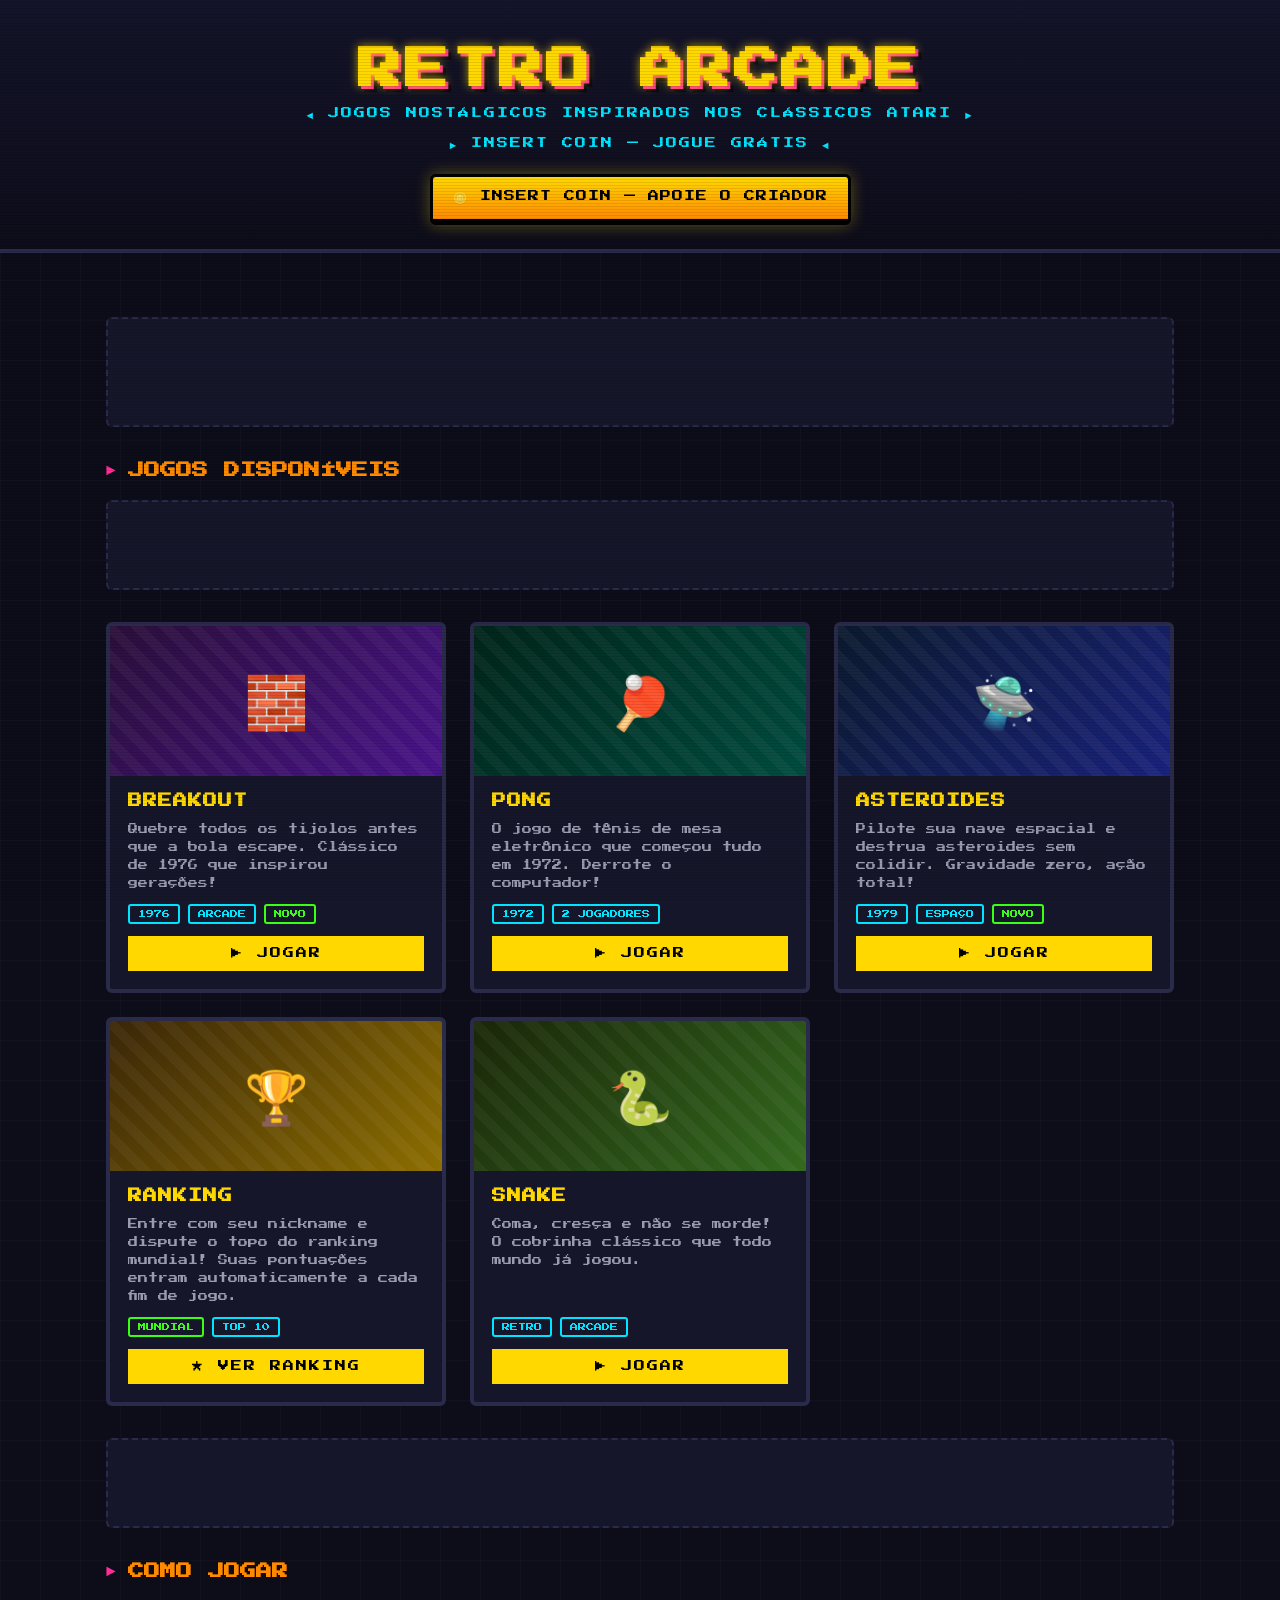
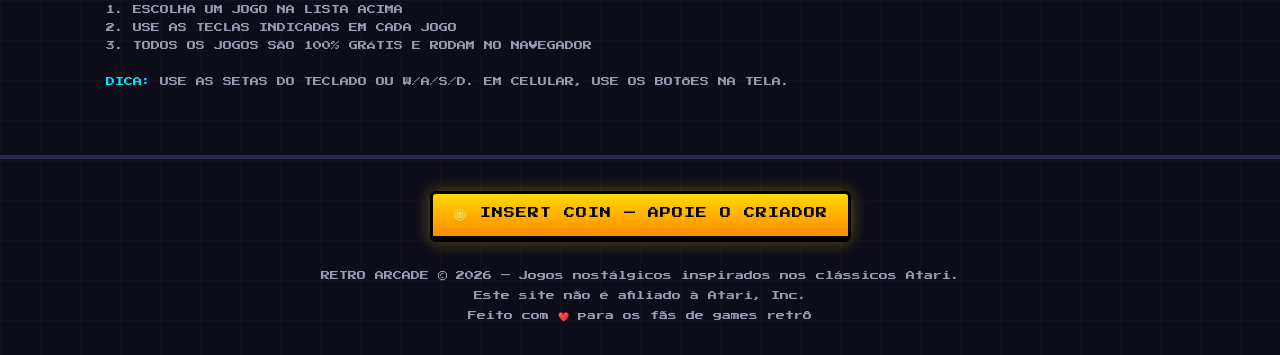
<file: index.html>
<!DOCTYPE html>
<html lang="pt-BR">
<head>
  <meta charset="UTF-8">
  <meta name="viewport" content="width=device-width, initial-scale=1.0">
  <title>RETRO ARCADE — Jogos Clássicos Nostálgicos Grátis Online</title>
  <meta name="description" content="Jogue grátis os melhores jogos nostálgicos inspirados nos clássicos Atari: Breakout, Pong, Asteroides e mais. Sem cadastro, direto no navegador.">
  <link rel="preconnect" href="https://fonts.googleapis.com">
  <link rel="preconnect" href="https://fonts.gstatic.com" crossorigin>
  <link href="https://fonts.googleapis.com/css2?family=Press+Start+2P&display=swap" rel="stylesheet">
  <link rel="stylesheet" href="css/style.css">

  <!-- ============ GOOGLE ADSENSE ============
       Troque "ca-pub-XXXXXXXXXXXXXXXX" pelo seu ID de editor do AdSense. -->
  <script async src="https://pagead2.googlesyndication.com/pagead/js/adsbygoogle.js?client=ca-pub-XXXXXXXXXXXXXXXX" crossorigin="anonymous"></script>
</head>
<body>

  <header>
    <h1 class="logo">RETRO ARCADE</h1>
    <p class="tagline">◄ JOGOS NOSTÁLGICOS INSPIRADOS NOS CLÁSSICOS ATARI ►</p>
    <p class="tagline blink">► INSERT COIN — JOGUE GRÁTIS ◄</p>
    <p style="margin-top:22px">
      <button class="btn-coin" id="btnCoinMenu">🪙 INSERT COIN — APOIE O CRIADOR</button>
    </p>
  </header>

  <main>

    <!-- Anúncio leaderboard (topo) -->
    <div class="ad-slot">
      <ins class="adsbygoogle"
           style="display:block"
           data-ad-client="ca-pub-XXXXXXXXXXXXXXXX"
           data-ad-slot="1111111111"
           data-ad-format="auto"
           data-full-width-responsive="true"></ins>
      <script>(adsbygoogle = window.adsbygoogle || []).push({});</script>
    </div>

    <h2 class="section-title">JOGOS DISPONÍVEIS</h2>

    <div class="ad-slot inline" style="margin-top:0">
      <ins class="adsbygoogle"
           style="display:block"
           data-ad-client="ca-pub-XXXXXXXXXXXXXXXX"
           data-ad-slot="8888888888"
           data-ad-format="auto"
           data-full-width-responsive="true"></ins>
      <script>(adsbygoogle = window.adsbygoogle || []).push({});</script>
    </div>

    <div class="game-grid">

      <article class="card">
        <div class="thumb thumb-breakout">🧱</div>
        <div class="info">
          <h3>BREAKOUT</h3>
          <p>Quebre todos os tijolos antes que a bola escape. Clássico de 1976 que inspirou gerações!</p>
          <div class="tags"><span class="tag">1976</span><span class="tag">ARCADE</span><span class="tag novo">NOVO</span></div>
          <a class="btn-play" href="jogos/breakout.html">▶ JOGAR</a>
        </div>
      </article>

      <article class="card">
        <div class="thumb thumb-pong">🏓</div>
        <div class="info">
          <h3>PONG</h3>
          <p>O jogo de tênis de mesa eletrônico que começou tudo em 1972. Derrote o computador!</p>
          <div class="tags"><span class="tag">1972</span><span class="tag">2 JOGADORES</span></div>
          <a class="btn-play" href="jogos/pong.html">▶ JOGAR</a>
        </div>
      </article>

      <article class="card">
        <div class="thumb thumb-asteroids">🛸</div>
        <div class="info">
          <h3>ASTEROIDES</h3>
          <p>Pilote sua nave espacial e destrua asteroides sem colidir. Gravidade zero, ação total!</p>
          <div class="tags"><span class="tag">1979</span><span class="tag">ESPAÇO</span><span class="tag novo">NOVO</span></div>
          <a class="btn-play" href="jogos/asteroids.html">▶ JOGAR</a>
        </div>
      </article>

      <article class="card">
        <div class="thumb" style="background:linear-gradient(135deg,#3a2608,#8d6e00)">🏆</div>
        <div class="info">
          <h3>RANKING</h3>
          <p>Entre com seu nickname e dispute o topo do ranking mundial! Suas pontuações entram automaticamente a cada fim de jogo.</p>
          <div class="tags"><span class="tag novo">MUNDIAL</span><span class="tag">TOP 10</span></div>
          <a class="btn-play" href="ranking.html">★ VER RANKING</a>
        </div>
      </article>

      <article class="card">
        <div class="thumb thumb-snake">🐍</div>
        <div class="info">
          <h3>SNAKE</h3>
          <p>Coma, cresça e não se morde! O cobrinha clássico que todo mundo já jogou.</p>
          <div class="tags"><span class="tag">RETRO</span><span class="tag">ARCADE</span></div>
          <a class="btn-play" href="jogos/snake.html">▶ JOGAR</a>
        </div>
      </article>

    </div>

    <!-- Anúncio entre conteúdo -->
    <div class="ad-slot inline">
      <ins class="adsbygoogle"
           style="display:block"
           data-ad-client="ca-pub-XXXXXXXXXXXXXXXX"
           data-ad-slot="2222222222"
           data-ad-format="auto"
           data-full-width-responsive="true"></ins>
      <script>(adsbygoogle = window.adsbygoogle || []).push({});</script>
    </div>

    <h2 class="section-title">COMO JOGAR</h2>
    <div class="controls-info" style="text-align:left;max-width:720px">
      1. ESCOLHA UM JOGO NA LISTA ACIMA<br>
      2. USE AS TECLAS INDICADAS EM CADA JOGO<br>
      3. TODOS OS JOGOS SÃO 100% GRÁTIS E RODAM NO NAVEGADOR<br><br>
      <span style="color:var(--cyan)">DICA:</span> USE AS SETAS DO TECLADO OU W/A/S/D.
      EM CELULAR, USE OS BOTÕES NA TELA.
    </div>

  </main>

  <footer>
    <button class="btn-coin" id="btnCoinFooter">🪙 INSERT COIN — APOIE O CRIADOR</button>
    <p style="margin-top:16px">RETRO ARCADE © 2026 — Jogos nostálgicos inspirados nos clássicos Atari.</p>
    <p>Este site não é afiliado à Atari, Inc.</p>
    <p>Feito com ❤️ para os fãs de games retrô</p>
  </footer>

  <script src="js/config.js"></script>
  <script src="js/qrcode.min.js"></script>
  <script src="js/apoio.js"></script>

</body>
</html>
</file>
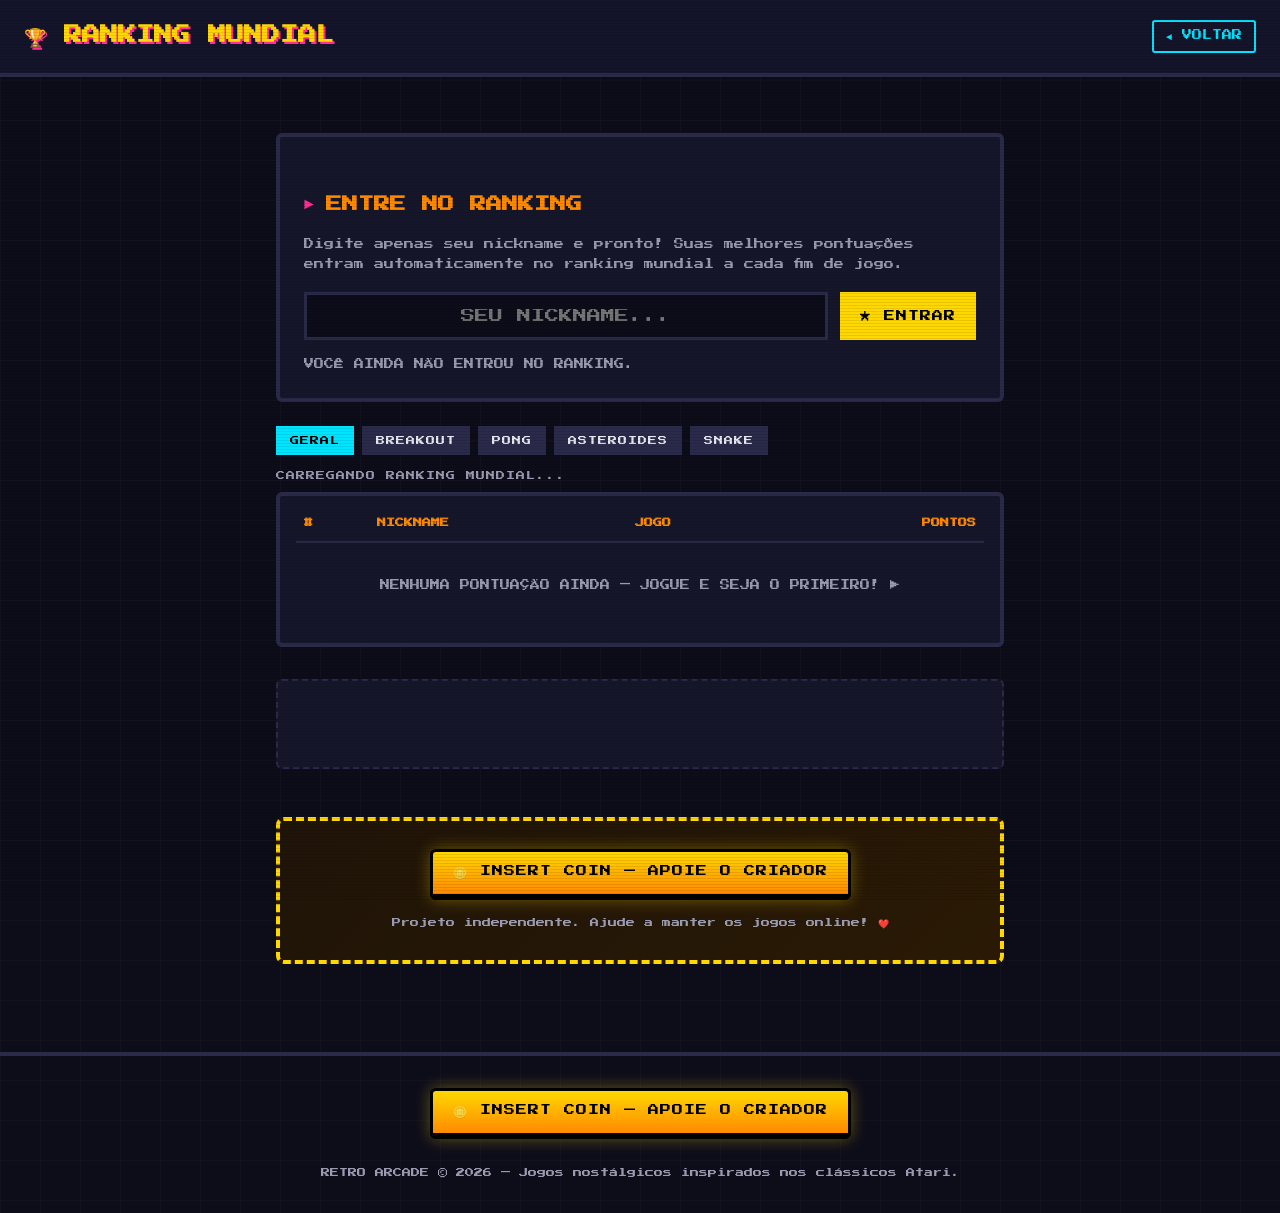
<file: ranking.html>
<!DOCTYPE html>
<html lang="pt-BR">
<head>
  <meta charset="UTF-8">
  <meta name="viewport" content="width=device-width, initial-scale=1.0">
  <title>RANKING MUNDIAL — RETRO ARCADE</title>
  <link href="https://fonts.googleapis.com/css2?family=Press+Start+2P&display=swap" rel="stylesheet">
  <link rel="stylesheet" href="css/style.css">
  <script async src="https://pagead2.googlesyndication.com/pagead/js/adsbygoogle.js?client=ca-pub-XXXXXXXXXXXXXXXX" crossorigin="anonymous"></script>
</head>
<body>

  <div class="game-header">
    <h1>🏆 RANKING MUNDIAL</h1>
    <a class="back-link" href="index.html">◄ VOLTAR</a>
  </div>

  <main style="max-width:760px">

    <!-- Entrada de nickname -->
    <div class="rank-box">
      <h2 class="section-title">ENTRE NO RANKING</h2>
      <p class="rank-info">Digite apenas seu nickname e pronto! Suas melhores pontuações entram automaticamente no ranking mundial a cada fim de jogo.</p>
      <div class="rank-form">
        <input id="nickInput" maxlength="16" placeholder="SEU NICKNAME..." autocomplete="off">
        <button id="btnSaveNick">★ ENTRAR</button>
      </div>
      <p id="nickStatus" class="rank-status"></p>
    </div>

    <!-- Seletor de jogo -->
    <div class="tabs" id="tabs">
      <button class="tab active" data-game="GERAL">GERAL</button>
      <button class="tab" data-game="BREAKOUT">BREAKOUT</button>
      <button class="tab" data-game="PONG">PONG</button>
      <button class="tab" data-game="ASTEROIDES">ASTEROIDES</button>
      <button class="tab" data-game="SNAKE">SNAKE</button>
    </div>

    <div class="rank-live" id="rankLive">CARREGANDO RANKING MUNDIAL...</div>

    <!-- Tabela -->
    <div class="rank-table-wrap">
      <table class="rank-table">
        <thead>
          <tr><th>#</th><th>NICKNAME</th><th>JOGO</th><th>PONTOS</th></tr>
        </thead>
        <tbody id="rankBody"></tbody>
      </table>
      <p id="emptyMsg" class="rank-empty hidden">NENHUMA PONTUAÇÃO AINDA — JOGUE E SEJA O PRIMEIRO! ▶</p>
    </div>

    <div class="ad-slot inline">
      <ins class="adsbygoogle"
           style="display:block"
           data-ad-client="ca-pub-XXXXXXXXXXXXXXXX"
           data-ad-slot="7777777777"
           data-ad-format="auto"
           data-full-width-responsive="true"></ins>
      <script>(adsbygoogle = window.adsbygoogle || []).push({});</script>
    </div>

    <!-- Apoie o criador (separado dos anúncios) -->
    <div class="apoie-block">
      <button class="btn-coin" id="btnCoinRank">🪙 INSERT COIN — APOIE O CRIADOR</button>
      <p class="apoie-hint">Projeto independente. Ajude a manter os jogos online! ❤️</p>
    </div>

  </main>

  <footer>
    <button class="btn-coin" id="btnCoinFooter">🪙 INSERT COIN — APOIE O CRIADOR</button>
    <p style="margin-top:16px">RETRO ARCADE © 2026 — Jogos nostálgicos inspirados nos clássicos Atari.</p>
  </footer>

<script src="js/config.js"></script>
<script src="js/qrcode.min.js"></script>
<script src="js/ranking.js"></script>
<script src="js/apoio.js"></script>
<script>
(function(){
  var RR = window.RetroRanking;
  var nickInput = document.getElementById('nickInput');
  var nickStatus = document.getElementById('nickStatus');
  var rankBody = document.getElementById('rankBody');
  var emptyMsg = document.getElementById('emptyMsg');
  var rankLive = document.getElementById('rankLive');
  var currentGame = 'GERAL';

  // Nickname inicial
  var saved = RR.getNick();
  if (saved) {
    nickInput.value = saved;
    nickStatus.textContent = '★ VOCÊ ESTÁ NO RANKING COMO: ' + saved;
    nickStatus.style.color = '#39ff14';
  } else {
    nickStatus.textContent = 'VOCÊ AINDA NÃO ENTROU NO RANKING.';
    nickStatus.style.color = '#9a9ab0';
  }

  document.getElementById('btnSaveNick').addEventListener('click', function(){
    var nick = RR.setNick(nickInput.value);
    if (!nick) {
      nickStatus.textContent = 'DIGITE UM NICKNAME VÁLIDO (1-16 CARACTERES).';
      nickStatus.style.color = '#ff2d95';
      return;
    }
    nickStatus.style.color = '#39ff14';
    nickStatus.textContent = '★ BEM-VINDO AO RANKING, ' + nick + '!';
  });

  // Abas
  document.getElementById('tabs').addEventListener('click', function(e){
    var btn = e.target.closest ? e.target.closest('.tab') : null;
    if (!btn) return;
    var all = document.querySelectorAll('.tab');
    for (var i = 0; i < all.length; i++) all[i].classList.remove('active');
    btn.classList.add('active');
    currentGame = btn.getAttribute('data-game');
    render();
  });

  function medal(i) { return i === 0 ? '🥇' : i === 1 ? '🥈' : i === 2 ? '🥉' : (i + 1); }

  function paint(rows, source){
    rows = RR.normalize(rows);
    // GERAL: soma as melhores pontuações de cada nickname
    if (currentGame === 'GERAL') {
      var byNick = {};
      rows.forEach(function(e){
        if (!e.nickname) return;
        // melhor por (nick, jogo)
        var k = e.nickname + '|' + e.game;
        if (!byNick[k] || e.score > byNick[k]) byNick[k] = e.score;
      });
      var tot = {};
      Object.keys(byNick).forEach(function(k){
        var n = k.split('|')[0];
        tot[n] = (tot[n] || 0) + byNick[k];
      });
      rows = Object.keys(tot).map(function(n){ return { nickname: n, game: 'TOTAL', score: tot[n] }; })
        .sort(function(a,b){ return b.score - a.score; }).slice(0, 10);
    } else {
      rows = rows.filter(function(e){ return (e.game || '').toUpperCase() === currentGame; })
        .sort(function(a,b){ return b.score - a.score; }).slice(0, 10);
    }

    rankBody.innerHTML = '';
    if (!rows.length) { emptyMsg.classList.remove('hidden'); return; }
    emptyMsg.classList.add('hidden');

    rows.forEach(function(e, i){
      var tr = document.createElement('tr');
      if (i === 0) tr.className = 'gold';
      else if (i === 1) tr.className = 'silver';
      else if (i === 2) tr.className = 'bronze';
      var c0 = document.createElement('td'); c0.textContent = medal(i);
      var c1 = document.createElement('td'); c1.className = 'nick'; c1.textContent = e.nickname;
      var c2 = document.createElement('td'); c2.className = 'game-tag'; c2.textContent = (e.game || '').toUpperCase();
      var c3 = document.createElement('td'); c3.className = 'pts';
      c3.textContent = Number(e.score || 0).toLocaleString('pt-BR');
      tr.appendChild(c0); tr.appendChild(c1); tr.appendChild(c2); tr.appendChild(c3);
      rankBody.appendChild(tr);
    });

    var label = source === 'supabase' ? '🌍 MUNDIAL — SUPABASE SINCRONIZADO'
      : source === 'cache' ? '⚡ OFFLINE — EXIBINDO ÚLTIMA SINCRONIA'
      : '📁 LOCAL — SUPABASE INDISPONÍVEL';
    rankLive.textContent = label;
    rankLive.className = 'rank-live ' + (source === 'supabase' ? 'ok' : 'warn');
  }

  function render(){
    rankLive.textContent = 'CARREGANDO RANKING MUNDIAL...';
    rankLive.className = 'rank-live';
    RR.top(currentGame === 'GERAL' ? null : currentGame.toLowerCase(), 10, paint);
  }

  render();
  // Atualiza após nova pontuação / volta para a aba
  setInterval(render, 30000);
  document.addEventListener('visibilitychange', function(){
    if (!document.hidden) render();
  });
})();
</script>
</body>
</html>
</file>
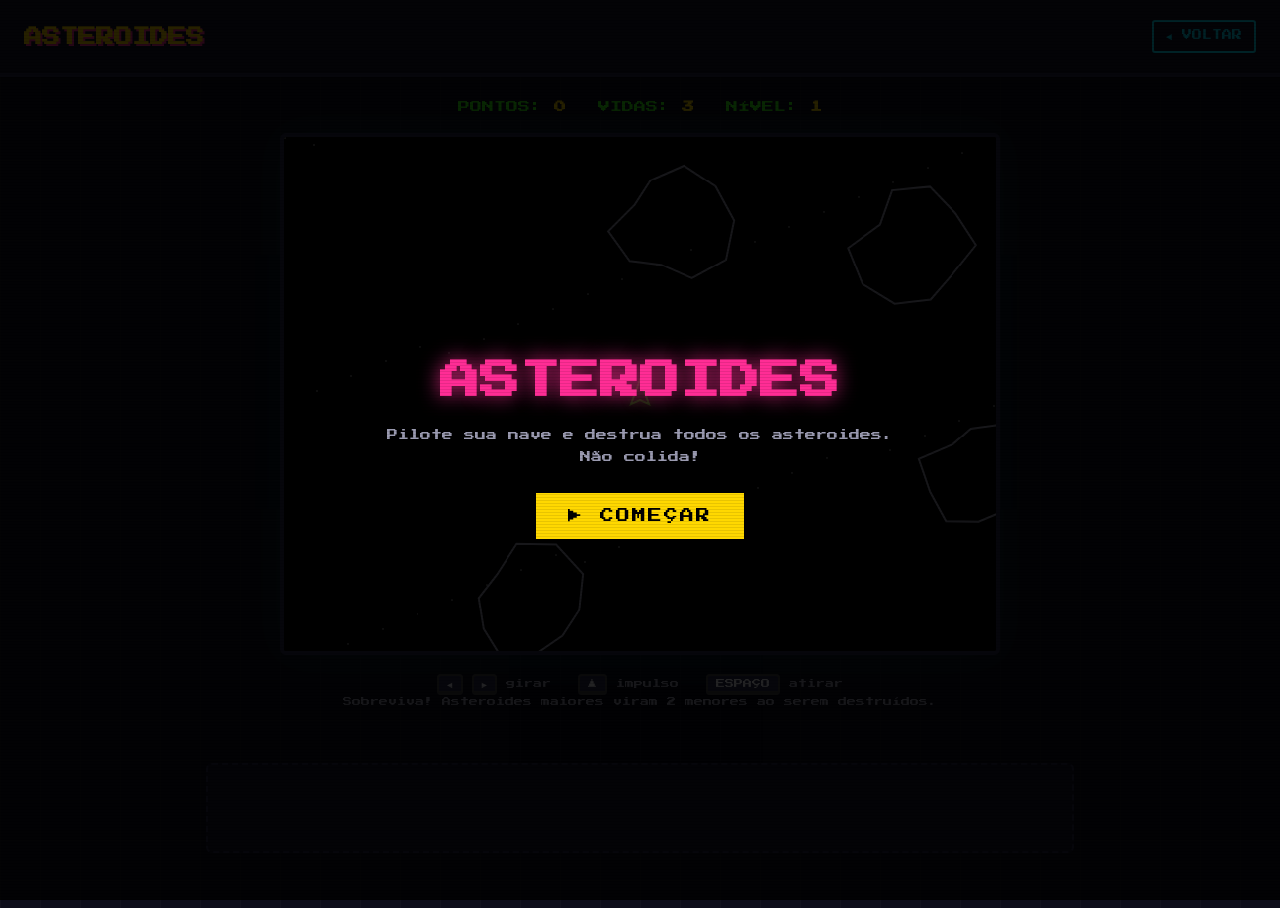
<file: jogos/asteroids.html>
<!DOCTYPE html>
<html lang="pt-BR">
<head>
  <meta charset="UTF-8">
  <meta name="viewport" content="width=device-width, initial-scale=1.0">
  <title>Asteroides — RETRO ARCADE</title>
  <link href="https://fonts.googleapis.com/css2?family=Press+Start+2P&display=swap" rel="stylesheet">
  <link rel="stylesheet" href="../css/style.css">
  <script async src="https://pagead2.googlesyndication.com/pagead/js/adsbygoogle.js?client=ca-pub-XXXXXXXXXXXXXXXX" crossorigin="anonymous"></script>
  <script src="../js/config.js"></script>
  <script src="../js/qrcode.min.js"></script>
  <script src="../js/ranking.js"></script>
  <script src="../js/apoio.js"></script>
</head>
<body>

  <div class="game-header">
    <h1>ASTEROIDES</h1>
    <a class="back-link" href="../index.html">◄ VOLTAR</a>
  </div>

  <div class="game-wrap">
    <div class="hud">
      <span>PONTOS: <b id="score">0</b></span>
      <span>VIDAS: <b id="lives">3</b></span>
      <span>NÍVEL: <b id="level">1</b></span>
    </div>

    <canvas id="c" width="720" height="520"></canvas>

    <div class="controls-info">
      <kbd>◄</kbd> <kbd>►</kbd> girar &nbsp; <kbd>▲</kbd> impulso &nbsp; <kbd>ESPAÇO</kbd> atirar<br>
      Sobreviva! Asteroides maiores viram 2 menores ao serem destruídos.
    </div>

    <div class="ad-slot inline" style="width:100%">
      <ins class="adsbygoogle"
           style="display:block"
           data-ad-client="ca-pub-XXXXXXXXXXXXXXXX"
           data-ad-slot="5555555555"
           data-ad-format="auto"
           data-full-width-responsive="true"></ins>
      <script>(adsbygoogle = window.adsbygoogle || []).push({});</script>
    </div>
  </div>

  <div class="overlay" id="overlay">
    <h2>ASTEROIDES</h2>
    <p>Pilote sua nave e destrua todos os asteroides.<br>Não colida!</p>
    <button id="btnStart">▶ COMEÇAR</button>
  </div>

<script>
(function(){
  const canvas = document.getElementById('c');
  const ctx = canvas.getContext('2d');
  const W = canvas.width, H = canvas.height;

  const scoreEl = document.getElementById('score');
  const livesEl = document.getElementById('lives');
  const levelEl = document.getElementById('level');
  const overlay = document.getElementById('overlay');
  const btnStart = document.getElementById('btnStart');

  let ship, bullets, asteroids, particles, score, lives, level, running, keys = {}, fireCooldown = 0, respawnTimer = 0;

  function rand(a, b) { return a + Math.random() * (b - a); }

  function makeAsteroid(x, y, size) {
    const verts = [];
    const n = 10 + Math.floor(Math.random() * 3);
    for (let i = 0; i < n; i++) verts.push(rand(0.72, 1.25));
    return {
      x, y, size,
      r: size * 18,
      dx: rand(-1.5, 1.5) * (4 - size) / 2,
      dy: rand(-1.5, 1.5) * (4 - size) / 2,
      rot: rand(0, Math.PI * 2),
      dr: rand(-0.03, 0.03),
      verts
    };
  }

  function spawnAsteroids(n) {
    for (let i = 0; i < n; i++) {
      let x, y;
      do {
        x = rand(0, W); y = rand(0, H);
      } while (ship && Math.hypot(x - ship.x, y - ship.y) < 140);
      asteroids.push(makeAsteroid(x, y, 3));
    }
  }

  function init() {
    ship = { x: W/2, y: H/2, a: -Math.PI/2, dx: 0, dy: 0, visible: true };
    bullets = []; asteroids = []; particles = [];
    score = 0; lives = 3; level = 1;
    spawnAsteroids(4);
    updateHUD();
  }

  function updateHUD() {
    scoreEl.textContent = score;
    livesEl.textContent = lives;
    levelEl.textContent = level;
  }

  function shoot() {
    if (fireCooldown > 0 || !ship.visible) return;
    fireCooldown = 10;
    bullets.push({
      x: ship.x + Math.cos(ship.a) * 14,
      y: ship.y + Math.sin(ship.a) * 14,
      dx: Math.cos(ship.a) * 10 + ship.dx,
      dy: Math.sin(ship.a) * 10 + ship.dy,
      life: 60
    });
  }

  function explode(x, y, color, n) {
    for (let i = 0; i < n; i++) {
      const a = rand(0, Math.PI * 2), s = rand(1, 4);
      particles.push({ x, y, dx: Math.cos(a)*s, dy: Math.sin(a)*s, life: rand(15, 35), color });
    }
  }

  function wrap(o) {
    if (o.x < -30) o.x += W + 60; if (o.x > W + 30) o.x -= W + 60;
    if (o.y < -30) o.y += H + 60; if (o.y > H + 30) o.y -= H + 60;
  }

  function update() {
    if (fireCooldown > 0) fireCooldown--;
    if (respawnTimer > 0) respawnTimer--;

    // Nave
    if (ship.visible) {
      if (keys.ArrowLeft) ship.a -= 0.07;
      if (keys.ArrowRight) ship.a += 0.07;
      if (keys.ArrowUp) { ship.dx += Math.cos(ship.a) * 0.14; ship.dy += Math.sin(ship.a) * 0.14; }
      ship.dx *= 0.99; ship.dy *= 0.99;
      ship.x += ship.dx; ship.y += ship.dy;
      wrap(ship);
    }

    // Tiro
    for (const b of bullets) { b.x += b.dx; b.y += b.dy; b.life--; wrap(b); }
    bullets = bullets.filter(b => b.life > 0);

    // Asteroides
    for (const a of asteroids) {
      a.x += a.dx; a.y += a.dy; a.rot += a.dr;
      wrap(a);
    }

    // Colisões bala × asteroide
    for (let i = asteroids.length - 1; i >= 0; i--) {
      const a = asteroids[i];
      for (let j = bullets.length - 1; j >= 0; j--) {
        const b = bullets[j];
        if (Math.hypot(a.x - b.x, a.y - b.y) < a.r) {
          bullets.splice(j, 1);
          asteroids.splice(i, 1);
          explode(a.x, a.y, '#00e5ff', 12);
          if (a.size > 1) {
            asteroids.push(makeAsteroid(a.x, a.y, a.size - 1));
            asteroids.push(makeAsteroid(a.x, a.y, a.size - 1));
          }
          score += (4 - a.size) * 100;
          updateHUD();
          break;
        }
      }
    }

    // Colisão nave × asteroide
    if (ship.visible && respawnTimer <= 0) {
      for (const a of asteroids) {
        if (Math.hypot(a.x - ship.x, a.y - ship.y) < a.r + 10) {
          explode(ship.x, ship.y, '#39ff14', 25);
          lives--;
          updateHUD();
          if (lives <= 0) return gameOver();
          ship.x = W/2; ship.y = H/2; ship.dx = ship.dy = 0;
          respawnTimer = 90;
          break;
        }
      }
    }

    // Partículas
    for (const p of particles) { p.x += p.dx; p.y += p.dy; p.life--; }
    particles = particles.filter(p => p.life > 0);

    // Onda completa
    if (asteroids.length === 0) {
      level++;
      spawnAsteroids(3 + level);
      updateHUD();
    }
  }

  function drawShip(x, y, a) {
    ctx.save();
    ctx.translate(x, y);
    ctx.rotate(a);
    ctx.strokeStyle = '#39ff14';
    ctx.lineWidth = 2;
    ctx.shadowColor = '#39ff14';
    ctx.shadowBlur = 10;
    ctx.beginPath();
    ctx.moveTo(14, 0); ctx.lineTo(-10, -9); ctx.lineTo(-6, 0); ctx.lineTo(-10, 9); ctx.closePath();
    ctx.stroke();
    // Chama do motor
    if (keys.ArrowUp) {
      ctx.strokeStyle = '#ff8a00';
      ctx.beginPath();
      ctx.moveTo(-7, -4); ctx.lineTo(-15 - Math.random()*6, 0); ctx.lineTo(-7, 4);
      ctx.stroke();
    }
    ctx.restore();
    ctx.shadowBlur = 0;
  }

  function draw() {
    ctx.fillStyle = '#000';
    ctx.fillRect(0, 0, W, H);

    // Estrelas
    ctx.fillStyle = 'rgba(255,255,255,.35)';
    for (let i = 0; i < 40; i++) {
      ctx.fillRect((i * 137) % W, (i * 211) % H, 2, 2);
    }

    // Asteroides
    ctx.strokeStyle = '#9a9ab0';
    ctx.lineWidth = 2;
    for (const a of asteroids) {
      ctx.save();
      ctx.translate(a.x, a.y);
      ctx.rotate(a.rot);
      ctx.beginPath();
      a.verts.forEach((v, i) => {
        const ang = (i / a.verts.length) * Math.PI * 2;
        const px = Math.cos(ang) * a.r * v, py = Math.sin(ang) * a.r * v;
        i === 0 ? ctx.moveTo(px, py) : ctx.lineTo(px, py);
      });
      ctx.closePath();
      ctx.stroke();
      ctx.restore();
    }

    // Balas
    ctx.fillStyle = '#ffd800';
    ctx.shadowColor = '#ffd800';
    ctx.shadowBlur = 8;
    for (const b of bullets) ctx.fillRect(b.x - 2, b.y - 2, 4, 4);
    ctx.shadowBlur = 0;

    // Nave
    if (ship.visible && (respawnTimer <= 0 || Math.floor(respawnTimer / 5) % 2 === 0)) {
      drawShip(ship.x, ship.y, ship.a);
    }

    // Partículas
    for (const p of particles) {
      ctx.globalAlpha = Math.min(1, p.life / 20);
      ctx.fillStyle = p.color;
      ctx.fillRect(p.x, p.y, 3, 3);
    }
    ctx.globalAlpha = 1;
  }

  function gameOver() {
    running = false;
    const hi = Math.max(score, parseInt(localStorage.getItem('asteroids_hi') || '0'));
    localStorage.setItem('asteroids_hi', hi);
    overlay.querySelector('h2').textContent = 'FIM DE JOGO';
    overlay.querySelector('p').innerHTML = 'PONTUAÇÃO: ' + score + '<br>RECORDE: ' + hi;
    btnStart.textContent = '▶ JOGAR DE NOVO';
    overlay.classList.remove('hidden');
    if (window.RetroRanking) RetroRanking.prompt('ASTEROIDES', score);
  }

  function loop() {
    if (running) update();
    draw();
    requestAnimationFrame(loop);
  }

  btnStart.addEventListener('click', function(){
    if (lives <= 0 || !ship) init();
    overlay.classList.add('hidden');
    running = true;
  });

  document.addEventListener('keydown', function(e){
    keys[e.key] = true;
    if (e.code === 'Space') { shoot(); e.preventDefault(); }
    if (['ArrowUp','ArrowDown','ArrowLeft','ArrowRight'].includes(e.key)) e.preventDefault();
  });
  document.addEventListener('keyup', function(e){ keys[e.key] = false; });

  // Toque: lado esquerdo gira, direito atira, toque duplo impulsa
  canvas.addEventListener('touchstart', function(e){
    e.preventDefault();
    for (const t of e.touches) {
      const rect = canvas.getBoundingClientRect();
      const x = (t.clientX - rect.left) / rect.width;
      if (x > 0.7) shoot();
      else keys[x < 0.35 ? 'ArrowLeft' : 'ArrowUp'] = true;
    }
  }, {passive:false});
  canvas.addEventListener('touchend', function(){ keys.ArrowLeft = keys.ArrowRight = keys.ArrowUp = false; });

  init();
  loop();
})();
</script>
</body>
</html>
</file>
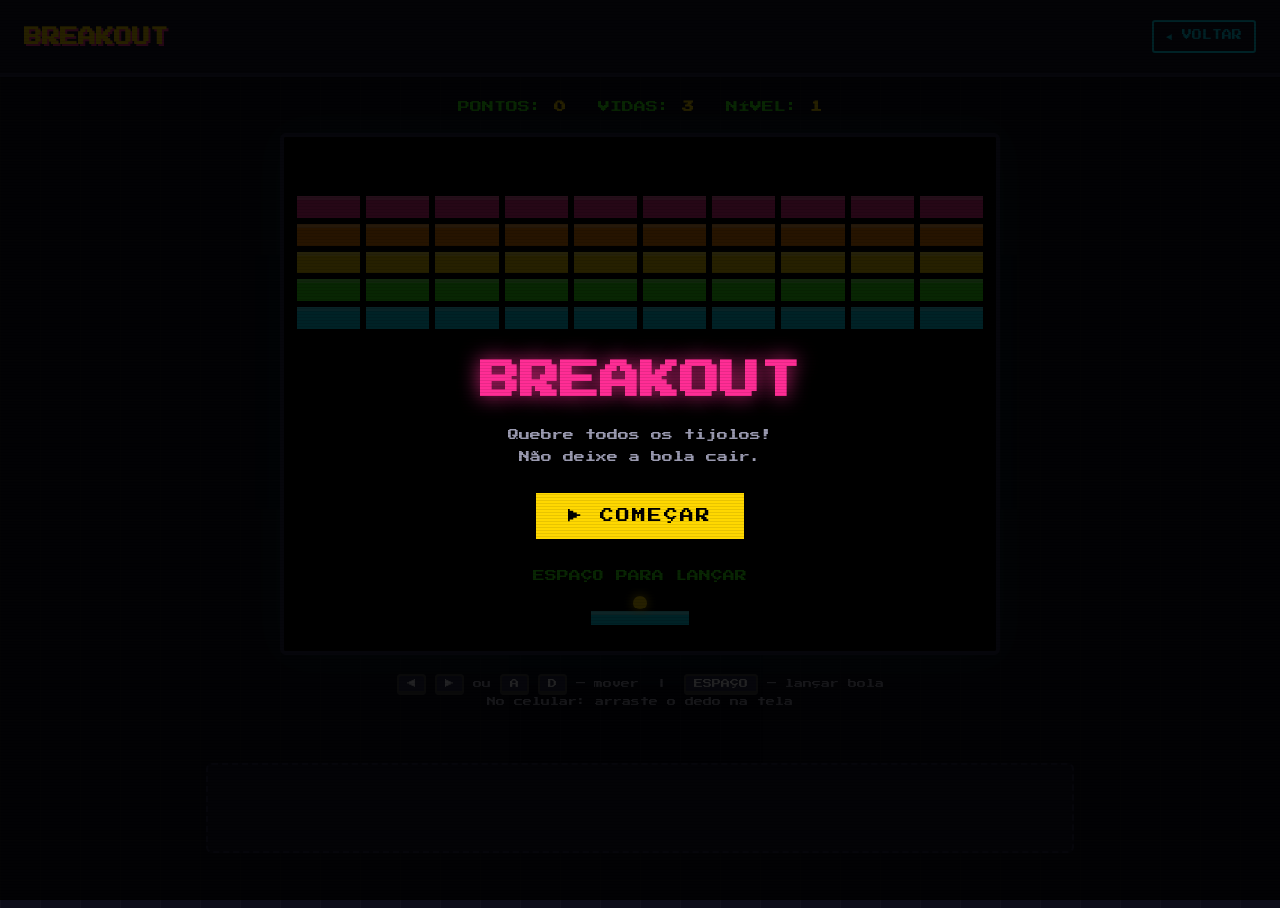
<file: jogos/breakout.html>
<!DOCTYPE html>
<html lang="pt-BR">
<head>
  <meta charset="UTF-8">
  <meta name="viewport" content="width=device-width, initial-scale=1.0">
  <title>Breakout — RETRO ARCADE</title>
  <link href="https://fonts.googleapis.com/css2?family=Press+Start+2P&display=swap" rel="stylesheet">
  <link rel="stylesheet" href="../css/style.css">
  <script async src="https://pagead2.googlesyndication.com/pagead/js/adsbygoogle.js?client=ca-pub-XXXXXXXXXXXXXXXX" crossorigin="anonymous"></script>
  <script src="../js/config.js"></script>
  <script src="../js/qrcode.min.js"></script>
  <script src="../js/ranking.js"></script>
  <script src="../js/apoio.js"></script>
</head>
<body>

  <div class="game-header">
    <h1>BREAKOUT</h1>
    <a class="back-link" href="../index.html">◄ VOLTAR</a>
  </div>

  <div class="game-wrap">
    <div class="hud">
      <span>PONTOS: <b id="score">0</b></span>
      <span>VIDAS: <b id="lives">3</b></span>
      <span>NÍVEL: <b id="level">1</b></span>
    </div>

    <canvas id="c" width="720" height="520"></canvas>

    <div class="controls-info">
      <kbd>◀</kbd> <kbd>▶</kbd> ou <kbd>A</kbd> <kbd>D</kbd> — mover &nbsp;|&nbsp; <kbd>ESPAÇO</kbd> — lançar bola<br>
      No celular: arraste o dedo na tela
    </div>

    <!-- Anúncio abaixo do jogo -->
    <div class="ad-slot inline" style="width:100%">
      <ins class="adsbygoogle"
           style="display:block"
           data-ad-client="ca-pub-XXXXXXXXXXXXXXXX"
           data-ad-slot="3333333333"
           data-ad-format="auto"
           data-full-width-responsive="true"></ins>
      <script>(adsbygoogle = window.adsbygoogle || []).push({});</script>
    </div>
  </div>

  <div class="overlay" id="overlay">
    <h2 id="overlayTitle">BREAKOUT</h2>
    <p id="overlayText">Quebre todos os tijolos!<br>Não deixe a bola cair.</p>
    <button id="btnStart">▶ COMEÇAR</button>
    <div id="apoioGameover" class="apoio-gover hidden">
      <p class="apoio-gameover">Mais uma tentativa? 👾 Se você está curtindo o jogo, considere apoiar o criador.</p>
      <button class="btn-coin" id="btnCoinGameover">🪙 INSERT COIN</button>
    </div>
  </div>

<script>
(function(){
  const canvas = document.getElementById('c');
  const ctx = canvas.getContext('2d');
  const W = canvas.width, H = canvas.height;

  const scoreEl = document.getElementById('score');
  const livesEl = document.getElementById('lives');
  const levelEl = document.getElementById('level');
  const overlay = document.getElementById('overlay');
  const overlayTitle = document.getElementById('overlayTitle');
  const overlayText = document.getElementById('overlayText');
  const btnStart = document.getElementById('btnStart');

  const PADDLE_W = 100, PADDLE_H = 14, BALL_R = 7;
  const BRICK_ROWS = 5, BRICK_COLS = 10, BRICK_W = 64, BRICK_H = 22, BRICK_GAP = 6;
  const BRICK_OFFSET_X = (W - (BRICK_COLS * (BRICK_W + BRICK_GAP) - BRICK_GAP)) / 2;
  const BRICK_OFFSET_Y = 60;
  const ROW_COLORS = ['#ff2d95','#ff8a00','#ffd800','#39ff14','#00e5ff'];
  const ROW_POINTS = [50, 40, 30, 20, 10];

  let paddle, ball, bricks, score, lives, level, running, animId;
  let keys = {};

  function resetBall() {
    ball = { x: paddle.x + PADDLE_W/2, y: paddle.y - BALL_R - 2, dx: 0, dy: 0, stuck: true };
  }

  function buildLevel() {
    bricks = [];
    for (let r = 0; r < BRICK_ROWS; r++) {
      for (let c = 0; c < BRICK_COLS; c++) {
        bricks.push({
          x: BRICK_OFFSET_X + c * (BRICK_W + BRICK_GAP),
          y: BRICK_OFFSET_Y + r * (BRICK_H + BRICK_GAP),
          color: ROW_COLORS[r],
          points: ROW_POINTS[r],
          alive: true
        });
      }
    }
  }

  function init() {
    paddle = { x: W/2 - PADDLE_W/2, y: H - 40, speed: 8 };
    score = 0; lives = 3; level = 1;
    buildLevel();
    resetBall();
    updateHUD();
  }

  function updateHUD() {
    scoreEl.textContent = score;
    livesEl.textContent = lives;
    levelEl.textContent = level;
  }

  function launch() {
    if (ball.stuck) {
      ball.stuck = false;
      const angle = (Math.random() * 60 + 60) * Math.PI / 180; // 60°–120°
      const speed = 5 + level * 0.6;
      ball.dx = Math.cos(angle) * speed * (Math.random() < .5 ? -1 : 1);
      ball.dy = -Math.abs(Math.sin(angle) * speed);
    }
  }

  function update() {
    // Paddle
    if (keys.ArrowLeft || keys.a) paddle.x -= paddle.speed;
    if (keys.ArrowRight || keys.d) paddle.x += paddle.speed;
    paddle.x = Math.max(0, Math.min(W - PADDLE_W, paddle.x));

    if (ball.stuck) { ball.x = paddle.x + PADDLE_W/2; ball.y = paddle.y - BALL_R - 2; return; }

    ball.x += ball.dx;
    ball.y += ball.dy;

    // Paredes
    if (ball.x < BALL_R) { ball.x = BALL_R; ball.dx *= -1; }
    if (ball.x > W - BALL_R) { ball.x = W - BALL_R; ball.dx *= -1; }
    if (ball.y < BALL_R) { ball.y = BALL_R; ball.dy *= -1; }

    // Paddle
    if (ball.dy > 0 &&
        ball.y + BALL_R >= paddle.y && ball.y + BALL_R <= paddle.y + PADDLE_H + 8 &&
        ball.x >= paddle.x - BALL_R && ball.x <= paddle.x + PADDLE_W + BALL_R) {
      const hit = (ball.x - (paddle.x + PADDLE_W/2)) / (PADDLE_W/2);
      const speed = Math.hypot(ball.dx, ball.dy);
      const angle = hit * 65 * Math.PI / 180; // até 65°
      ball.dx = Math.sin(angle) * speed;
      ball.dy = -Math.abs(Math.cos(angle) * speed);
      ball.y = paddle.y - BALL_R;
    }

    // Tijolos
    for (const b of bricks) {
      if (!b.alive) continue;
      if (ball.x + BALL_R > b.x && ball.x - BALL_R < b.x + BRICK_W &&
          ball.y + BALL_R > b.y && ball.y - BALL_R < b.y + BRICK_H) {
        b.alive = false;
        score += b.points * level;
        // Colisão por eixo
        const overlapX = Math.min(ball.x + BALL_R - b.x, b.x + BRICK_W - (ball.x - BALL_R));
        const overlapY = Math.min(ball.y + BALL_R - b.y, b.y + BRICK_H - (ball.y - BALL_R));
        if (overlapX < overlapY) ball.dx *= -1; else ball.dy *= -1;
        updateHUD();
        break;
      }
    }

    // Todos quebrados?
    if (bricks.every(b => !b.alive)) {
      level++;
      buildLevel();
      resetBall();
      updateHUD();
      showOverlay('NÍVEL ' + level, 'Prepare-se!', '▶ CONTINUAR');
      running = false;
      return;
    }

    // Perdeu a bola
    if (ball.y - BALL_R > H) {
      lives--;
      updateHUD();
      if (lives <= 0) {
        gameOver();
      } else {
        resetBall();
      }
    }
  }

  function draw() {
    ctx.clearRect(0, 0, W, H);
    ctx.fillStyle = '#000';
    ctx.fillRect(0, 0, W, H);

    // Tijolos
    for (const b of bricks) {
      if (!b.alive) continue;
      ctx.fillStyle = b.color;
      ctx.fillRect(b.x, b.y, BRICK_W, BRICK_H);
      ctx.fillStyle = 'rgba(255,255,255,.25)';
      ctx.fillRect(b.x, b.y, BRICK_W, 4);
    }

    // Paddle
    ctx.fillStyle = '#00e5ff';
    ctx.fillRect(paddle.x, paddle.y, PADDLE_W, PADDLE_H);
    ctx.fillStyle = 'rgba(255,255,255,.35)';
    ctx.fillRect(paddle.x, paddle.y, PADDLE_W, 4);

    // Bola
    ctx.fillStyle = '#ffd800';
    ctx.shadowColor = '#ffd800';
    ctx.shadowBlur = 12;
    ctx.beginPath();
    ctx.arc(ball.x, ball.y, BALL_R, 0, Math.PI * 2);
    ctx.fill();
    ctx.shadowBlur = 0;

    if (ball.stuck) {
      ctx.fillStyle = '#39ff14';
      ctx.font = '12px "Press Start 2P"';
      ctx.textAlign = 'center';
      ctx.fillText('ESPAÇO PARA LANÇAR', W/2, H - 70);
    }
  }

  function loop() {
    if (running) update();
    draw();
    animId = requestAnimationFrame(loop);
  }

  function showOverlay(title, text, btn) {
    overlayTitle.textContent = title;
    overlayText.innerHTML = text;
    btnStart.textContent = btn;
    overlay.classList.remove('hidden');
  }

  function hideOverlay() { overlay.classList.add('hidden'); }

  function gameOver() {
    running = false;
    showOverlay('FIM DE JOGO', 'PONTUAÇÃO: ' + score + '<br>RECORDE: ' + saveHigh(score), '▶ JOGAR DE NOVO');
    var ag = document.getElementById('apoioGameover'); if (ag) ag.classList.remove('hidden');
    if (window.RetroRanking) RetroRanking.prompt('BREAKOUT', score);
  }

  function saveHigh(s) {
    const hi = Math.max(s, parseInt(localStorage.getItem('breakout_hi') || '0'));
    localStorage.setItem('breakout_hi', hi);
    return hi;
  }

  btnStart.addEventListener('click', function(){
    if (lives <= 0 || !paddle) init();
    var ag = document.getElementById('apoioGameover'); if (ag) ag.classList.add('hidden');
    hideOverlay();
    running = true;
  });

  document.addEventListener('keydown', function(e){
    keys[e.key.length === 1 ? e.key.toLowerCase() : e.key] = true;
    if (e.code === 'Space') { launch(); e.preventDefault(); }
  });
  document.addEventListener('keyup', function(e){
    keys[e.key.length === 1 ? e.key.toLowerCase() : e.key] = false;
  });

  // Controle por toque
  canvas.addEventListener('touchmove', function(e){
    e.preventDefault();
    const rect = canvas.getBoundingClientRect();
    const x = (e.touches[0].clientX - rect.left) * (W / rect.width);
    paddle.x = Math.max(0, Math.min(W - PADDLE_W, x - PADDLE_W/2));
  }, {passive:false});
  canvas.addEventListener('touchstart', launch);

  init();
  loop();
})();
</script>
</body>
</html>
</file>
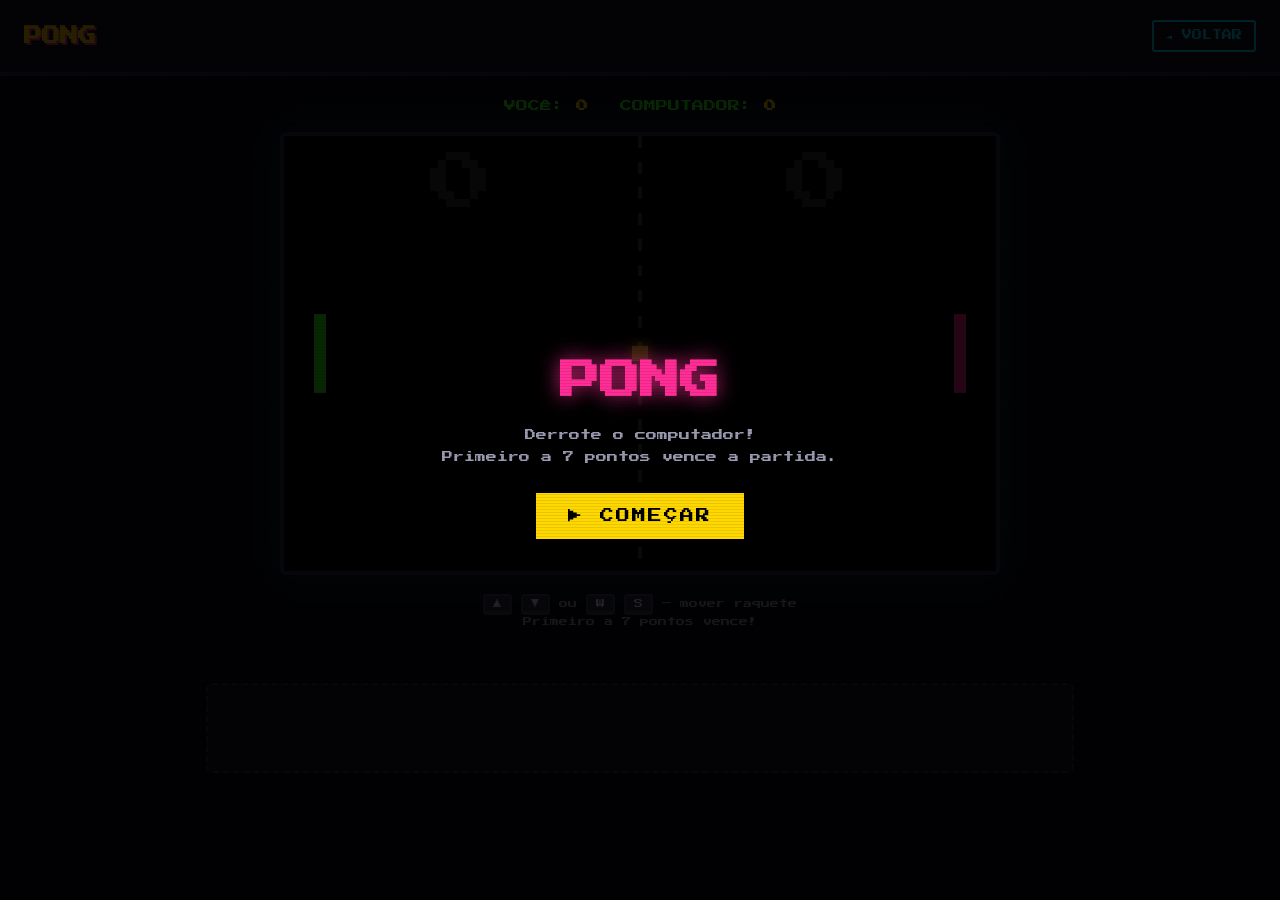
<file: jogos/pong.html>
<!DOCTYPE html>
<html lang="pt-BR">
<head>
  <meta charset="UTF-8">
  <meta name="viewport" content="width=device-width, initial-scale=1.0">
  <title>Pong — RETRO ARCADE</title>
  <link href="https://fonts.googleapis.com/css2?family=Press+Start+2P&display=swap" rel="stylesheet">
  <link rel="stylesheet" href="../css/style.css">
  <script async src="https://pagead2.googlesyndication.com/pagead/js/adsbygoogle.js?client=ca-pub-XXXXXXXXXXXXXXXX" crossorigin="anonymous"></script>
  <script src="../js/config.js"></script>
  <script src="../js/qrcode.min.js"></script>
  <script src="../js/ranking.js"></script>
  <script src="../js/apoio.js"></script>
</head>
<body>

  <div class="game-header">
    <h1>PONG</h1>
    <a class="back-link" href="../index.html">◄ VOLTAR</a>
  </div>

  <div class="game-wrap">
    <div class="hud">
      <span>VOCÊ: <b id="p1">0</b></span>
      <span>COMPUTADOR: <b id="p2">0</b></span>
    </div>

    <canvas id="c" width="720" height="440"></canvas>

    <div class="controls-info">
      <kbd>▲</kbd> <kbd>▼</kbd> ou <kbd>W</kbd> <kbd>S</kbd> — mover raquete<br>
      Primeiro a 7 pontos vence!
    </div>

    <div class="ad-slot inline" style="width:100%">
      <ins class="adsbygoogle"
           style="display:block"
           data-ad-client="ca-pub-XXXXXXXXXXXXXXXX"
           data-ad-slot="4444444444"
           data-ad-format="auto"
           data-full-width-responsive="true"></ins>
      <script>(adsbygoogle = window.adsbygoogle || []).push({});</script>
    </div>
  </div>

  <div class="overlay" id="overlay">
    <h2>PONG</h2>
    <p>Derrote o computador!<br>Primeiro a 7 pontos vence a partida.</p>
    <button id="btnStart">▶ COMEÇAR</button>
    <div id="apoioGameover" class="apoio-gover hidden">
      <p class="apoio-gameover">Mais uma tentativa? 👾 Se você está curtindo o jogo, considere apoiar o criador.</p>
      <button class="btn-coin" id="btnCoinGameover">🪙 INSERT COIN</button>
    </div>
  </div>

<script>
(function(){
  const canvas = document.getElementById('c');
  const ctx = canvas.getContext('2d');
  const W = canvas.width, H = canvas.height;

  const p1El = document.getElementById('p1');
  const p2El = document.getElementById('p2');
  const overlay = document.getElementById('overlay');
  const btnStart = document.getElementById('btnStart');

  const PADDLE_W = 12, PADDLE_H = 80, BALL_R = 8, WIN = 7;
  const CPU_SPEED = 4.6;

  let p1, p2, ball, score1, score2, running, keys = {};

  function serve(toward) {
    const angle = (Math.random() * 50 - 25) * Math.PI / 180;
    const speed = 6;
    ball = {
      x: W/2, y: H/2,
      dx: Math.cos(angle) * speed * (toward || (Math.random() < .5 ? -1 : 1)),
      dy: Math.sin(angle) * speed,
      speed: speed
    };
  }

  function init() {
    p1 = { x: 30, y: H/2 - PADDLE_H/2, score: 0 };
    p2 = { x: W - 30 - PADDLE_W, y: H/2 - PADDLE_H/2, score: 0 };
    score1 = score2 = 0;
    serve();
    updateHUD();
  }

  function updateHUD() { p1El.textContent = score1; p2El.textContent = score2; }

  function update() {
    // Jogador
    if (keys.ArrowUp || keys.w) p1.y -= 7;
    if (keys.ArrowDown || keys.s) p1.y += 7;
    p1.y = Math.max(0, Math.min(H - PADDLE_H, p1.y));

    // CPU (segue a bola com limite de velocidade)
    const target = ball.y - PADDLE_H/2;
    if (p2.y < target - 4) p2.y += CPU_SPEED;
    else if (p2.y > target + 4) p2.y -= CPU_SPEED;
    p2.y = Math.max(0, Math.min(H - PADDLE_H, p2.y));

    ball.x += ball.dx;
    ball.y += ball.dy;

    // Teto/chão
    if (ball.y < BALL_R) { ball.y = BALL_R; ball.dy *= -1; }
    if (ball.y > H - BALL_R) { ball.y = H - BALL_R; ball.dy *= -1; }

    // Raquetes
    function hitPaddle(p) {
      return ball.x + BALL_R > p.x && ball.x - BALL_R < p.x + PADDLE_W &&
             ball.y + BALL_R > p.y && ball.y - BALL_R < p.y + PADDLE_H;
    }
    if (ball.dx < 0 && hitPaddle(p1)) {
      const rel = (ball.y - (p1.y + PADDLE_H/2)) / (PADDLE_H/2);
      ball.speed = Math.min(ball.speed + 0.4, 14);
      ball.dx = Math.abs(Math.cos(rel * 1.05) * ball.speed);
      ball.dy = Math.sin(rel * 1.05) * ball.speed;
      ball.x = p1.x + PADDLE_W + BALL_R;
    }
    if (ball.dx > 0 && hitPaddle(p2)) {
      const rel = (ball.y - (p2.y + PADDLE_H/2)) / (PADDLE_H/2);
      ball.speed = Math.min(ball.speed + 0.4, 14);
      ball.dx = -Math.abs(Math.cos(rel * 1.05) * ball.speed);
      ball.dy = Math.sin(rel * 1.05) * ball.speed;
      ball.x = p2.x - BALL_R;
    }

    // Pontuação
    if (ball.x < -BALL_R) { score2++; onPoint(); }
    if (ball.x > W + BALL_R) { score1++; onPoint(); }
  }

  function onPoint() {
    updateHUD();
    if (score1 >= WIN || score2 >= WIN) {
      running = false;
      const win = score1 >= WIN;
      saveHigh(score1);
      overlay.querySelector('h2').textContent = win ? 'VOCÊ VENCEU!' : 'VOCÊ PERDEU';
      overlay.querySelector('p').innerHTML = (win ? 'Parabéns, campeão!' : 'O computador venceu...') +
        '<br>PONTUAÇÃO: ' + score1 + ' × ' + score2;
      btnStart.textContent = '▶ JOGAR DE NOVO';
      overlay.classList.remove('hidden');
      var ag = document.getElementById('apoioGameover'); if (ag) ag.classList.remove('hidden');
      if (window.RetroRanking) RetroRanking.prompt('PONG', score1);
    } else {
      serve(score1 >= score2 ? -1 : 1);
    }
  }

  function saveHigh(s) {
    const hi = Math.max(s, parseInt(localStorage.getItem('pong_hi') || '0'));
    localStorage.setItem('pong_hi', hi);
  }

  function draw() {
    ctx.fillStyle = '#000';
    ctx.fillRect(0, 0, W, H);

    // Linha central
    ctx.strokeStyle = '#444';
    ctx.setLineDash([12, 14]);
    ctx.lineWidth = 4;
    ctx.beginPath();
    ctx.moveTo(W/2, 0); ctx.lineTo(W/2, H);
    ctx.stroke();
    ctx.setLineDash([]);

    // Números do placar
    ctx.fillStyle = '#333';
    ctx.font = '64px "Press Start 2P"';
    ctx.textAlign = 'center';
    ctx.fillText(score1, W/4, 80);
    ctx.fillText(score2, W*3/4, 80);

    // Raquetes
    ctx.fillStyle = '#39ff14';
    ctx.fillRect(p1.x, p1.y, PADDLE_W, PADDLE_H);
    ctx.fillStyle = '#ff2d95';
    ctx.fillRect(p2.x, p2.y, PADDLE_W, PADDLE_H);

    // Bola
    ctx.fillStyle = '#ffd800';
    ctx.shadowColor = '#ffd800';
    ctx.shadowBlur = 14;
    ctx.fillRect(ball.x - BALL_R, ball.y - BALL_R, BALL_R*2, BALL_R*2);
    ctx.shadowBlur = 0;
  }

  function loop() {
    if (running) update();
    draw();
    requestAnimationFrame(loop);
  }

  btnStart.addEventListener('click', function(){
    if (score1 >= WIN || score2 >= WIN || !ball) init();
    var ag = document.getElementById('apoioGameover'); if (ag) ag.classList.add('hidden');
    overlay.classList.add('hidden');
    running = true;
  });

  document.addEventListener('keydown', function(e){
    keys[e.key.length === 1 ? e.key.toLowerCase() : e.key] = true;
    if (['ArrowUp','ArrowDown'].includes(e.key)) e.preventDefault();
  });
  document.addEventListener('keyup', function(e){
    keys[e.key.length === 1 ? e.key.toLowerCase() : e.key] = false;
  });

  // Toque
  canvas.addEventListener('touchmove', function(e){
    e.preventDefault();
    const rect = canvas.getBoundingClientRect();
    const y = (e.touches[0].clientY - rect.top) * (H / rect.height);
    p1.y = Math.max(0, Math.min(H - PADDLE_H, y - PADDLE_H/2));
  }, {passive:false});

  init();
  loop();
})();
</script>
</body>
</html>
</file>
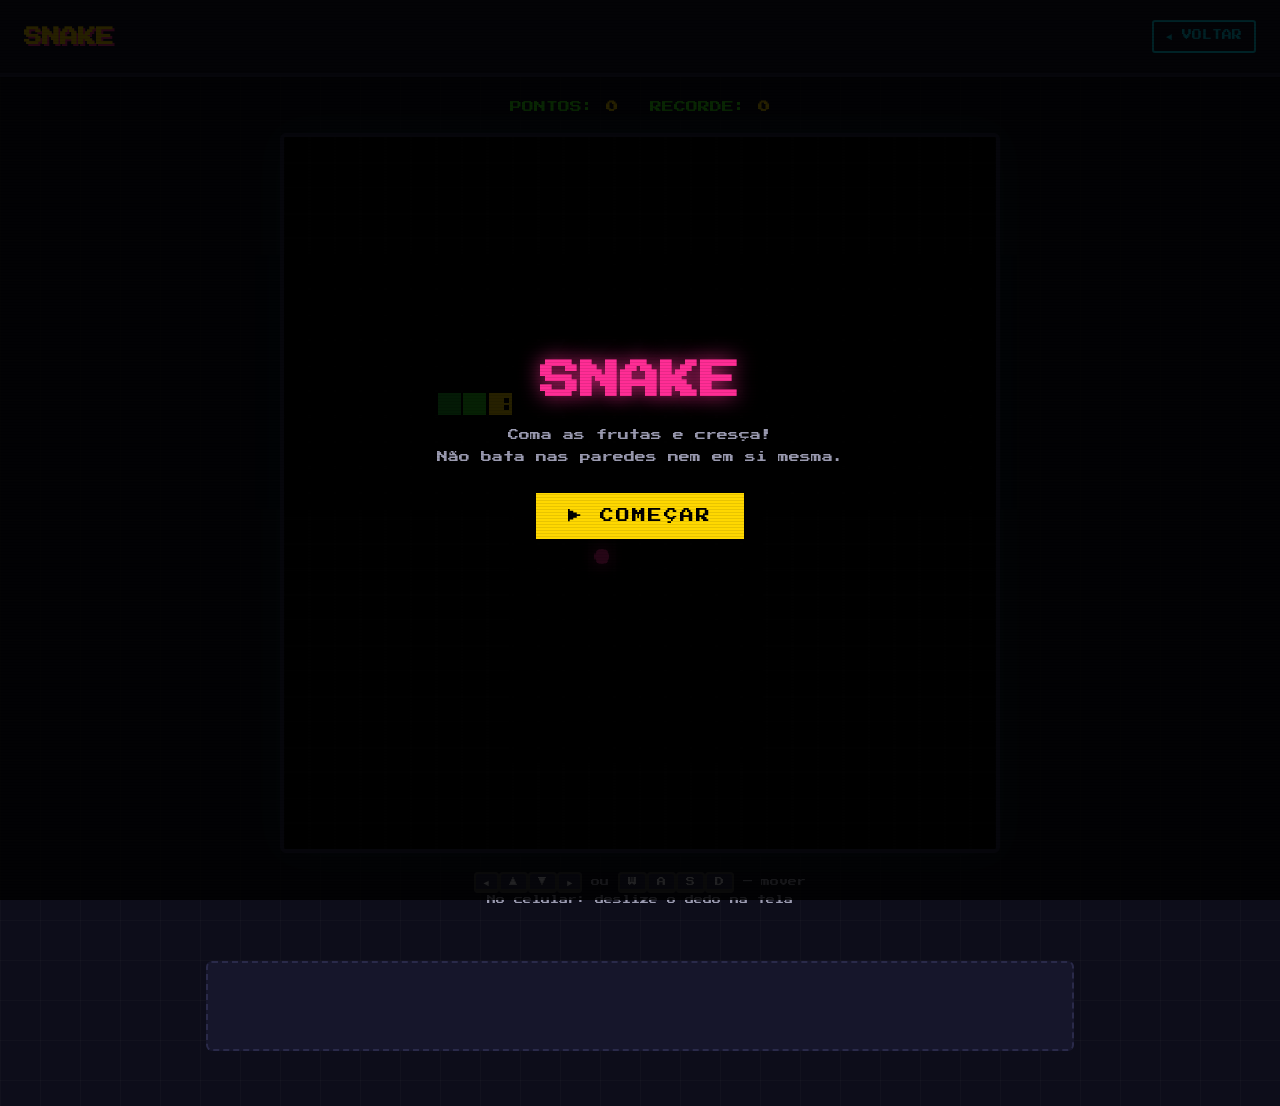
<file: jogos/snake.html>
<!DOCTYPE html>
<html lang="pt-BR">
<head>
  <meta charset="UTF-8">
  <meta name="viewport" content="width=device-width, initial-scale=1.0">
  <title>Snake — RETRO ARCADE</title>
  <link href="https://fonts.googleapis.com/css2?family=Press+Start+2P&display=swap" rel="stylesheet">
  <link rel="stylesheet" href="../css/style.css">
  <script async src="https://pagead2.googlesyndication.com/pagead/js/adsbygoogle.js?client=ca-pub-XXXXXXXXXXXXXXXX" crossorigin="anonymous"></script>
  <script src="../js/config.js"></script>
  <script src="../js/qrcode.min.js"></script>
  <script src="../js/ranking.js"></script>
  <script src="../js/apoio.js"></script>
</head>
<body>

  <div class="game-header">
    <h1>SNAKE</h1>
    <a class="back-link" href="../index.html">◄ VOLTAR</a>
  </div>

  <div class="game-wrap">
    <div class="hud">
      <span>PONTOS: <b id="score">0</b></span>
      <span>RECORDE: <b id="hi">0</b></span>
    </div>

    <canvas id="c" width="560" height="560"></canvas>

    <div class="controls-info">
      <kbd>◄</kbd><kbd>▲</kbd><kbd>▼</kbd><kbd>►</kbd> ou <kbd>W</kbd><kbd>A</kbd><kbd>S</kbd><kbd>D</kbd> — mover<br>
      No celular: deslize o dedo na tela
    </div>

    <div class="ad-slot inline" style="width:100%">
      <ins class="adsbygoogle"
           style="display:block"
           data-ad-client="ca-pub-XXXXXXXXXXXXXXXX"
           data-ad-slot="6666666666"
           data-ad-format="auto"
           data-full-width-responsive="true"></ins>
      <script>(adsbygoogle = window.adsbygoogle || []).push({});</script>
    </div>
  </div>

  <div class="overlay" id="overlay">
    <h2>SNAKE</h2>
    <p>Coma as frutas e cresça!<br>Não bata nas paredes nem em si mesma.</p>
    <button id="btnStart">▶ COMEÇAR</button>
  </div>

<script>
(function(){
  const canvas = document.getElementById('c');
  const ctx = canvas.getContext('2d');
  const W = canvas.width, H = canvas.height;
  const GRID = 20, COLS = W / GRID, ROWS = H / GRID;

  const scoreEl = document.getElementById('score');
  const hiEl = document.getElementById('hi');
  const overlay = document.getElementById('overlay');
  const btnStart = document.getElementById('btnStart');

  let snake, dir, nextDir, food, score, hi, speed, tick, running, loopId;

  hi = parseInt(localStorage.getItem('snake_hi') || '0');
  hiEl.textContent = hi;

  function placeFood() {
    let p;
    do {
      p = { x: Math.floor(Math.random() * COLS), y: Math.floor(Math.random() * ROWS) };
    } while (snake.some(s => s.x === p.x && s.y === p.y));
    food = p;
  }

  function init() {
    snake = [{x: 8, y: 10}, {x: 7, y: 10}, {x: 6, y: 10}];
    dir = {x: 1, y: 0};
    nextDir = dir;
    score = 0;
    speed = 8; // ticks por segundo
    tick = 0;
    placeFood();
    updateHUD();
  }

  function updateHUD() {
    scoreEl.textContent = score;
    hiEl.textContent = hi;
  }

  function step() {
    dir = nextDir;
    const head = { x: snake[0].x + dir.x, y: snake[0].y + dir.y };

    // Paredes
    if (head.x < 0 || head.x >= COLS || head.y < 0 || head.y >= ROWS) return die();

    // Próprio corpo
    if (snake.some(s => s.x === head.x && s.y === head.y)) return die();

    snake.unshift(head);

    if (head.x === food.x && head.y === food.y) {
      score += 10;
      speed = Math.min(speed + 0.4, 20);
      placeFood();
      if (score > hi) { hi = score; localStorage.setItem('snake_hi', hi); }
      updateHUD();
    } else {
      snake.pop();
    }
  }

  function die() {
    running = false;
    overlay.querySelector('h2').textContent = 'FIM DE JOGO';
    overlay.querySelector('p').innerHTML = 'PONTOS: ' + score + '<br>RECORDE: ' + hi;
    btnStart.textContent = '▶ JOGAR DE NOVO';
    overlay.classList.remove('hidden');
    if (window.RetroRanking) RetroRanking.prompt('SNAKE', score);
  }

  function draw() {
    ctx.fillStyle = '#000';
    ctx.fillRect(0, 0, W, H);

    // Grade sutil
    ctx.strokeStyle = 'rgba(255,255,255,.05)';
    for (let i = 0; i <= COLS; i++) {
      ctx.beginPath(); ctx.moveTo(i*GRID, 0); ctx.lineTo(i*GRID, H); ctx.stroke();
      ctx.beginPath(); ctx.moveTo(0, i*GRID); ctx.lineTo(W, i*GRID); ctx.stroke();
    }

    // Fruta (maçã pixelada)
    ctx.fillStyle = '#ff2d95';
    ctx.shadowColor = '#ff2d95';
    ctx.shadowBlur = 14;
    ctx.beginPath();
    ctx.arc(food.x*GRID + GRID/2, food.y*GRID + GRID/2, GRID/2 - 4, 0, Math.PI*2);
    ctx.fill();
    ctx.shadowBlur = 0;

    // Cobra
    snake.forEach((s, i) => {
      const t = i / snake.length;
      ctx.fillStyle = i === 0 ? '#ffd800' : `rgb(${Math.floor(57 - t*40)}, ${Math.floor(255 - t*120)}, ${Math.floor(20 + t*30)})`;
      ctx.fillRect(s.x*GRID + 1, s.y*GRID + 1, GRID - 2, GRID - 2);
    });

    // Olhos da cobra
    const h = snake[0];
    ctx.fillStyle = '#000';
    const cx = h.x*GRID + GRID/2, cy = h.y*GRID + GRID/2;
    ctx.fillRect(cx + dir.x*5 - dir.y*3 - 2, cy + dir.y*5 - dir.x*3 - 2, 4, 4);
    ctx.fillRect(cx + dir.x*5 + dir.y*3 - 2, cy + dir.y*5 + dir.x*3 - 2, 4, 4);
  }

  function loop(ts) {
    if (running) {
      if (!loop.last) loop.last = ts;
      if (ts - loop.last > 1000 / speed) {
        step();
        loop.last = ts;
      }
    } else {
      loop.last = ts;
    }
    draw();
    requestAnimationFrame(loop);
  }

  btnStart.addEventListener('click', function(){
    init();
    overlay.classList.add('hidden');
    running = true;
  });

  function setDir(x, y) {
    if (x === -dir.x && y === -dir.y) return; // não pode voltar
    nextDir = {x, y};
  }

  document.addEventListener('keydown', function(e){
    const k = e.key.toLowerCase();
    if (k === 'arrowleft' || k === 'a') setDir(-1, 0);
    else if (k === 'arrowright' || k === 'd') setDir(1, 0);
    else if (k === 'arrowup' || k === 'w') setDir(0, -1);
    else if (k === 'arrowdown' || k === 's') setDir(0, 1);
    else return;
    e.preventDefault();
  });

  // Swipe
  let touchStart = null;
  canvas.addEventListener('touchstart', function(e){
    touchStart = { x: e.touches[0].clientX, y: e.touches[0].clientY };
    e.preventDefault();
  }, {passive:false});
  canvas.addEventListener('touchend', function(e){
    if (!touchStart) return;
    const dx = e.changedTouches[0].clientX - touchStart.x;
    const dy = e.changedTouches[0].clientY - touchStart.y;
    if (Math.abs(dx) > Math.abs(dy)) setDir(Math.sign(dx), 0);
    else setDir(0, Math.sign(dy));
    touchStart = null;
  });

  init();
  draw();
  requestAnimationFrame(loop);
})();
</script>
</body>
</html>
</file>
<file: css/style.css>
/* ============ RETRO ARCADE - ESTILO ATARI ============ */
:root {
  --bg: #0d0d1a;
  --panel: #16162b;
  --border: #2a2a4a;
  --yellow: #ffd800;
  --orange: #ff8a00;
  --green: #39ff14;
  --cyan: #00e5ff;
  --pink: #ff2d95;
  --text: #e8e8f0;
  --muted: #9a9ab0;
}

* { margin: 0; padding: 0; box-sizing: border-box; }

body {
  background: var(--bg);
  background-image:
    linear-gradient(rgba(255,255,255,.02) 1px, transparent 1px),
    linear-gradient(90deg, rgba(255,255,255,.02) 1px, transparent 1px);
  background-size: 40px 40px;
  color: var(--text);
  font-family: 'Press Start 2P', monospace;
  min-height: 100vh;
}

/* Efeito de scanlines CRT */
body::after {
  content: '';
  position: fixed;
  inset: 0;
  pointer-events: none;
  background: repeating-linear-gradient(
    to bottom,
    transparent 0px,
    transparent 2px,
    rgba(0,0,0,.18) 3px
  );
  z-index: 9999;
}

a { color: inherit; text-decoration: none; }

/* ---------- HEADER ---------- */
header {
  text-align: center;
  padding: 48px 16px 24px;
  border-bottom: 4px solid var(--border);
  background: linear-gradient(180deg, #14142a 0%, var(--bg) 100%);
}

.logo {
  font-size: clamp(22px, 5vw, 44px);
  letter-spacing: 3px;
  color: var(--yellow);
  text-shadow:
    0 0 10px rgba(255,216,0,.7),
    3px 3px 0 var(--pink),
    6px 6px 0 rgba(0,0,0,.6);
  animation: glow 2s ease-in-out infinite alternate;
}

@keyframes glow {
  from { text-shadow: 0 0 8px rgba(255,216,0,.5), 3px 3px 0 var(--pink); }
  to   { text-shadow: 0 0 22px rgba(255,216,0,1), 3px 3px 0 var(--cyan); }
}

.tagline {
  margin-top: 16px;
  font-size: 11px;
  color: var(--cyan);
  letter-spacing: 2px;
}

.blink { animation: blink 1s steps(2, start) infinite; }
@keyframes blink { to { visibility: hidden; } }

/* ---------- LAYOUT ---------- */
main {
  max-width: 1100px;
  margin: 0 auto;
  padding: 32px 16px 64px;
}

.section-title {
  font-size: 16px;
  color: var(--orange);
  margin: 32px 0 20px;
  display: flex;
  align-items: center;
  gap: 12px;
}

.section-title::before { content: '►'; color: var(--pink); }

/* ---------- CARDS DE JOGOS ---------- */
.game-grid {
  display: grid;
  grid-template-columns: repeat(auto-fill, minmax(260px, 1fr));
  gap: 24px;
}

.card {
  background: var(--panel);
  border: 4px solid var(--border);
  border-radius: 6px;
  overflow: hidden;
  transition: transform .15s, border-color .15s, box-shadow .15s;
  display: flex;
  flex-direction: column;
}

.card:hover {
  transform: translateY(-6px);
  border-color: var(--yellow);
  box-shadow: 0 10px 30px rgba(255,216,0,.15);
}

.card .thumb {
  height: 150px;
  display: flex;
  align-items: center;
  justify-content: center;
  font-size: 52px;
  position: relative;
  overflow: hidden;
}

.thumb-breakout { background: linear-gradient(135deg, #2b0f3a, #4a148c); }
.thumb-pong     { background: linear-gradient(135deg, #00251a, #004d40); }
.thumb-asteroids{ background: linear-gradient(135deg, #0b1a2e, #1a237e); }
.thumb-snake    { background: linear-gradient(135deg, #1a2608, #33691e); }

.card .thumb::before {
  content: '';
  position: absolute;
  inset: 0;
  background: repeating-linear-gradient(45deg, rgba(255,255,255,.04) 0 10px, transparent 10px 20px);
}

.card .info {
  padding: 18px;
  flex: 1;
  display: flex;
  flex-direction: column;
  gap: 12px;
}

.card h3 {
  font-size: 14px;
  color: var(--yellow);
  letter-spacing: 1px;
}

.card p {
  font-size: 10px;
  line-height: 1.8;
  color: var(--muted);
  flex: 1;
}

.tags { display: flex; gap: 8px; flex-wrap: wrap; }

.tag {
  font-size: 8px;
  padding: 4px 8px;
  border: 2px solid var(--cyan);
  color: var(--cyan);
  border-radius: 3px;
}

.tag.novo { border-color: var(--green); color: var(--green); }

.btn-play {
  display: block;
  text-align: center;
  padding: 12px;
  font-family: inherit;
  font-size: 11px;
  background: var(--yellow);
  color: #000;
  border: none;
  cursor: pointer;
  letter-spacing: 2px;
  transition: background .15s;
}

.card:hover .btn-play { background: var(--green); }

/* ---------- AD SLOT ---------- */
.ad-slot {
  margin: 32px 0;
  min-height: 110px;
  background: var(--panel);
  border: 2px dashed var(--border);
  border-radius: 6px;
  display: flex;
  align-items: center;
  justify-content: center;
  color: var(--muted);
  font-size: 9px;
  text-align: center;
  padding: 12px;
}

.ad-slot.inline { min-height: 90px; }

/* ---------- FOOTER ---------- */
footer {
  border-top: 4px solid var(--border);
  padding: 32px 16px;
  text-align: center;
  font-size: 9px;
  color: var(--muted);
  line-height: 2.2;
}

footer a { color: var(--cyan); }

/* ---------- PÁGINA DE JOGO ---------- */
.game-header {
  display: flex;
  justify-content: space-between;
  align-items: center;
  flex-wrap: wrap;
  gap: 16px;
  padding: 20px 24px;
  border-bottom: 4px solid var(--border);
  background: #14142a;
}

.game-header h1 {
  font-size: 18px;
  color: var(--yellow);
  text-shadow: 2px 2px 0 var(--pink);
}

.back-link {
  font-size: 10px;
  color: var(--cyan);
  border: 2px solid var(--cyan);
  padding: 8px 12px;
  border-radius: 3px;
  transition: all .15s;
}

.back-link:hover { background: var(--cyan); color: #000; }

.game-wrap {
  max-width: 900px;
  margin: 0 auto;
  padding: 24px 16px;
  display: flex;
  flex-direction: column;
  align-items: center;
  gap: 20px;
}

canvas {
  width: 100%;
  max-width: 720px;
  background: #000;
  border: 4px solid var(--border);
  border-radius: 6px;
  image-rendering: pixelated;
  box-shadow: 0 0 40px rgba(0,229,255,.12);
}

.hud {
  display: flex;
  gap: 32px;
  font-size: 12px;
  color: var(--green);
  flex-wrap: wrap;
  justify-content: center;
}

.hud span b { color: var(--yellow); }

.controls-info {
  font-size: 9px;
  color: var(--muted);
  line-height: 2;
  text-align: center;
}

kbd {
  background: var(--border);
  border: 2px solid #444;
  border-bottom-width: 4px;
  padding: 3px 8px;
  border-radius: 4px;
  color: var(--text);
  font-family: inherit;
  font-size: 9px;
}

.overlay {
  position: fixed;
  inset: 0;
  background: rgba(0,0,0,.85);
  display: flex;
  flex-direction: column;
  align-items: center;
  justify-content: center;
  gap: 24px;
  z-index: 100;
  text-align: center;
  padding: 16px;
}

.overlay h2 {
  font-size: clamp(20px, 6vw, 40px);
  color: var(--pink);
  text-shadow: 0 0 20px rgba(255,45,149,.8);
}

.overlay p { font-size: 11px; color: var(--muted); line-height: 2; }

.overlay button {
  font-family: inherit;
  font-size: 14px;
  padding: 16px 32px;
  background: var(--yellow);
  color: #000;
  border: none;
  cursor: pointer;
  letter-spacing: 2px;
}

.overlay button:hover { background: var(--green); }
.hidden { display: none !important; }

/* ---------- RANKING ---------- */
.rank-box {
  background: var(--panel);
  border: 4px solid var(--border);
  border-radius: 6px;
  padding: 24px;
  margin: 24px 0;
}

.rank-info {
  font-size: 10px;
  color: var(--muted);
  line-height: 2;
  margin-bottom: 18px;
}

.rank-form {
  display: flex;
  gap: 12px;
  flex-wrap: wrap;
}

.rank-form input {
  flex: 1;
  min-width: 200px;
  font-family: inherit;
  font-size: 14px;
  padding: 14px;
  background: #0d0d1a;
  color: var(--green);
  border: 3px solid var(--border);
  text-align: center;
  outline: none;
  text-transform: uppercase;
}

.rank-form input:focus { border-color: var(--yellow); }

.rank-form button,
.tabs .tab {
  font-family: inherit;
  font-size: 11px;
  padding: 14px 20px;
  background: var(--yellow);
  color: #000;
  border: none;
  cursor: pointer;
  letter-spacing: 1px;
  transition: background .15s;
}

.rank-form button:hover { background: var(--green); }

.rank-status {
  margin-top: 14px;
  font-size: 10px;
  color: var(--cyan);
  line-height: 2;
}

.tabs {
  display: flex;
  gap: 8px;
  flex-wrap: wrap;
  margin: 24px 0 16px;
}

.tabs .tab {
  background: var(--border);
  color: var(--text);
  font-size: 9px;
  padding: 10px 14px;
}

.tabs .tab:hover { background: #3a3a5a; }
.tabs .tab.active { background: var(--cyan); color: #000; }

.rank-table-wrap {
  background: var(--panel);
  border: 4px solid var(--border);
  border-radius: 6px;
  padding: 8px 16px 16px;
  overflow-x: auto;
}

.rank-table {
  width: 100%;
  border-collapse: collapse;
}

.rank-table th {
  font-size: 9px;
  color: var(--orange);
  padding: 14px 8px;
  text-align: left;
  border-bottom: 2px solid var(--border);
}

.rank-table td {
  font-size: 11px;
  padding: 12px 8px;
  border-bottom: 1px solid var(--border);
}

.rank-table td.pts { color: var(--yellow); text-align: right; }
.rank-table th:last-child { text-align: right; }
.rank-table tr.gold td { color: var(--yellow); }
.rank-table tr.silver td { color: #c0c0c0; }
.rank-table tr.bronze td { color: #cd7f32; }

.rank-empty {
  font-size: 10px;
  color: var(--muted);
  text-align: center;
  padding: 32px 8px;
  line-height: 2;
}

/* ---------- APOIE O CRIADOR / INSERT COIN ---------- */
.btn-coin {
  font-family: inherit;
  font-size: 11px;
  padding: 14px 20px;
  background: linear-gradient(180deg, #ffd800 0%, #ff8a00 100%);
  color: #000;
  border: 3px solid #000;
  border-bottom-width: 6px;
  border-radius: 6px;
  cursor: pointer;
  letter-spacing: 1px;
  transition: transform .1s, filter .15s;
  box-shadow: 0 0 16px rgba(255,216,0,.35);
}

.btn-coin:hover { filter: brightness(1.1); transform: translateY(-2px); }
.btn-coin:active { transform: translateY(2px); border-bottom-width: 3px; }

/* Bloco de apoio — separado dos anúncios com margem explícita */
.apoie-block {
  margin: 48px 0 24px;
  padding: 28px 20px;
  text-align: center;
  background: linear-gradient(135deg, #1f1408, #2a1a05);
  border: 4px dashed #ffd800;
  border-radius: 8px;
  display: flex;
  flex-direction: column;
  align-items: center;
  gap: 14px;
}

.apoie-hint {
  font-size: 9px;
  color: var(--muted);
  line-height: 2;
}

footer .btn-coin { margin-bottom: 8px; }

/* Linha de apoio na tela de Game Over */
.apoio-gameover {
  font-size: 10px;
  color: #ff8a00;
  line-height: 2;
  margin: -8px 0 4px;
}

/* Modal */
.apoio-modal {
  background: var(--panel);
  border: 4px solid var(--yellow);
  border-radius: 10px;
  padding: 28px 24px;
  max-width: 440px;
  width: 92%;
  max-height: 90vh;
  overflow-y: auto;
  display: flex;
  flex-direction: column;
  align-items: center;
  gap: 14px;
  box-shadow: 0 0 40px rgba(255,216,0,.25);
}

.apoio-modal h2 {
  font-size: 16px;
  color: var(--pink);
  text-shadow: 0 0 12px rgba(255,45,149,.6);
  text-align: center;
}

.apoio-texto {
  font-size: 9px;
  color: var(--text);
  line-height: 2.2;
  text-align: center;
}

.apoio-pix {
  width: 100%;
  background: #0d0d1a;
  border: 3px solid var(--border);
  border-radius: 8px;
  padding: 18px 14px;
  display: flex;
  flex-direction: column;
  align-items: center;
  gap: 10px;
}

.apoio-qr {
  background: #fff;
  padding: 10px;
  border-radius: 6px;
  line-height: 0;
}

.apoio-qr svg { width: 160px; height: 160px; display: block; }
.apoio-qr.hidden { display: none; }

.apoio-qr-hint { font-size: 8px; color: var(--muted); }

.apoio-chave-label { font-size: 8px; color: var(--orange); letter-spacing: 2px; }

.apoio-chave {
  font-family: monospace;
  font-size: 12px;
  color: var(--cyan);
  word-break: break-all;
  text-align: center;
  user-select: all;
}

.apoio-copy {
  font-family: inherit;
  font-size: 10px;
  padding: 12px 18px;
  background: var(--green);
  color: #000;
  border: none;
  border-bottom: 4px solid #1b7a08;
  border-radius: 5px;
  cursor: pointer;
  letter-spacing: 1px;
}

.apoio-copy:hover { filter: brightness(1.1); }

.apoio-feedback { font-size: 9px; color: var(--green); min-height: 14px; }
.apoio-feedback.err { color: var(--orange); word-break: break-all; }

.apoio-close {
  font-family: inherit;
  font-size: 10px;
  padding: 10px 20px;
  background: var(--border);
  color: var(--text);
  border: none;
  border-radius: 5px;
  cursor: pointer;
}

.apoio-close:hover { background: #444; }

/* Linha de status do ranking */
.rank-live {
  font-size: 9px;
  color: var(--muted);
  margin: 4px 0 12px;
  letter-spacing: 1px;
}

.rank-live.ok { color: var(--green); }
.rank-live.warn { color: var(--orange); }

.rank-table .game-tag {
  font-size: 8px;
  color: var(--cyan);
}

@media (max-width: 600px) {
  .hud { gap: 16px; font-size: 10px; }
  .game-header h1 { font-size: 13px; }
  .apoio-modal { padding: 20px 14px; }
  .apoio-qr svg { width: 130px; height: 130px; }
  .btn-coin { font-size: 10px; padding: 12px 16px; }
}
</file>
